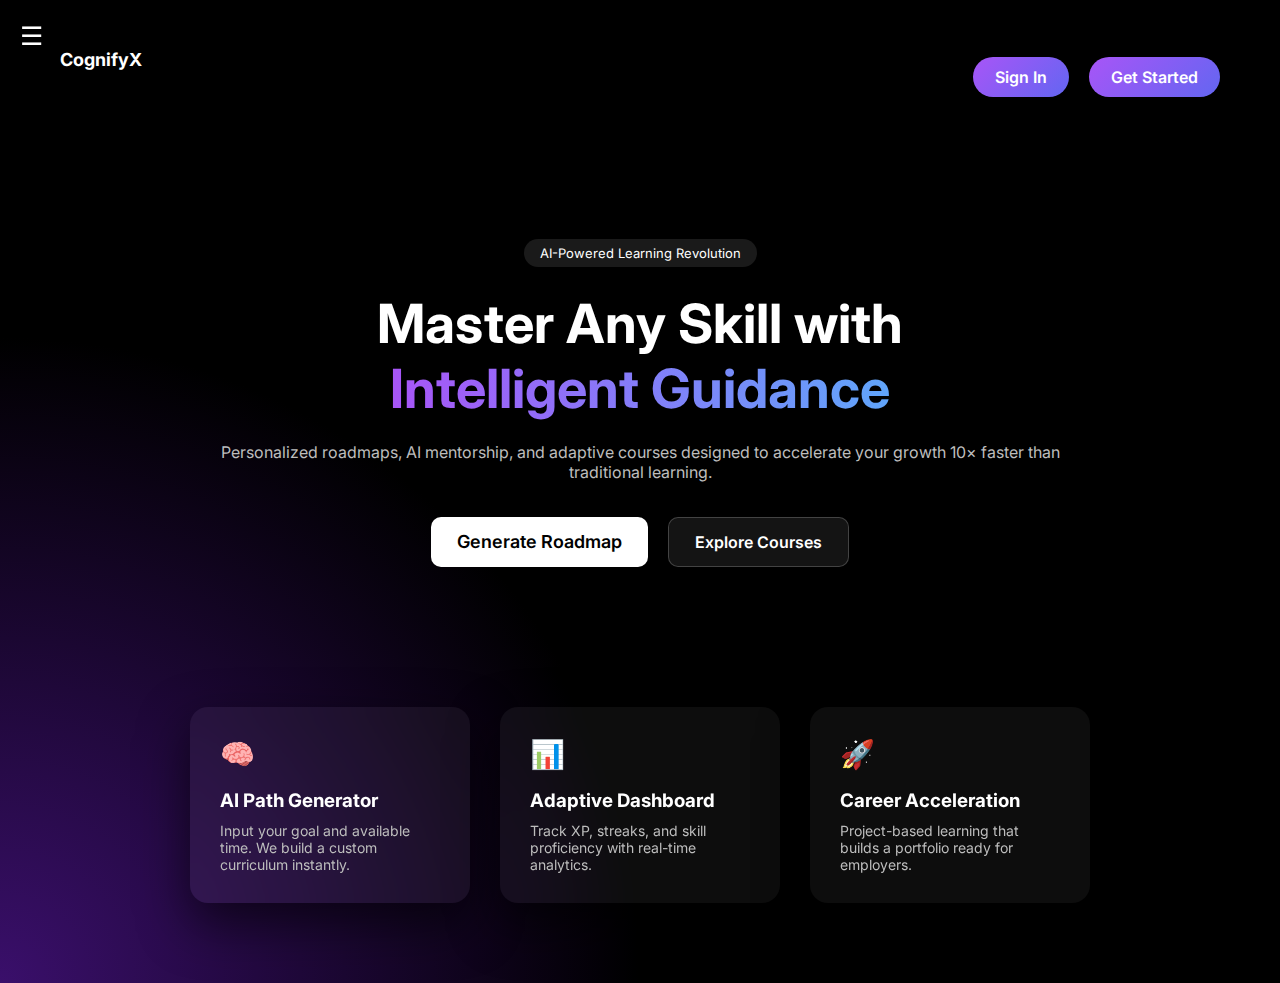
<file: index.html>
<!DOCTYPE html>
<html lang="en">
<head>
  <meta charset="UTF-8" />
  <title>CognifyX</title>
  <meta name="viewport" content="width=device-width, initial-scale=1.0" />
  <link rel="stylesheet" href="style.css" />
</head>
<body>

<header class="navbar">
  <div class="logo">
    <a href="index.html" class="logo"><span>CognifyX</span></a>
  </div>
  <div class="cta-buttons">
    <a href="signin.html" class="signin-btn">Sign In</a>
    <a href="signup.html" class="signup-btn">Get Started</a>
  </div>

</header>

<button class="menu-toggle" onclick="toggleMenu()">☰</button>

<div id="sideMenu" class="side-menu">

  <div class="menu-header">
    <h3>CognifyX</h3>
    <span onclick="toggleMenu()">✕</span>
  </div>

  <ul class="menu-links">
    <li onclick="goToDashboard()">📊 Dashboard</li>
    <li onclick="goToResume()">📄 Resume Builder</li>
    <li onclick="goToProgress()">📈 Track Progress</li>
    <li onclick="goToXP()">⚡ Track XP</li>
    <li onclick="goToStreaks()">🔥 Streaks</li>
    <li onclick="goToSkills()">🧠 Skill Proficiency</li>
    <li onclick="goToAnalytics()">📊 Real-time Analytics</li>
  </ul>

  <div class="goal-box">
    <h4>🎯 Build My Roadmap</h4>
    <input type="text" id="goalInput" placeholder="Your goal (e.g. AI, Web Dev)">
    <input type="number" id="timeInput" placeholder="Hours/day">
    <button class="primary" onclick="generateFromMenu()">Generate</button>
  </div>

</div>

<div id="overlay" onclick="toggleMenu()"></div>

<section class="hero">
  <span class="badge">AI-Powered Learning Revolution</span>

  <h1>
    Master Any Skill with <br />
    <span>Intelligent Guidance</span>
  </h1>

  <p>
    Personalized roadmaps, AI mentorship, and adaptive courses designed
    to accelerate your growth 10× faster than traditional learning.
  </p>

  <div class="cta-buttons">
    <a href="generate-roadmap.html" class="primary">Generate Roadmap</a>
    <a href="explore.html" class="secondary">Explore Courses</a>
  </div>
</section>

<section class="features">
  <div class="feature-card">
    <div class="icon">🧠</div>
    <h3>AI Path Generator</h3>
    <p>
      Input your goal and available time. We build a custom curriculum instantly.
    </p>
  </div>

  <div class="feature-card">
    <div class="icon">📊</div>
    <h3>Adaptive Dashboard</h3>
    <p>
      Track XP, streaks, and skill proficiency with real-time analytics.
    </p>
  </div>

  <div class="feature-card">
    <div class="icon">🚀</div>
    <h3>Career Acceleration</h3>
    <p>
      Project-based learning that builds a portfolio ready for employers.
    </p>
  </div>
</section>

<script src="script.js"></script>
</body>
</html>
</file>
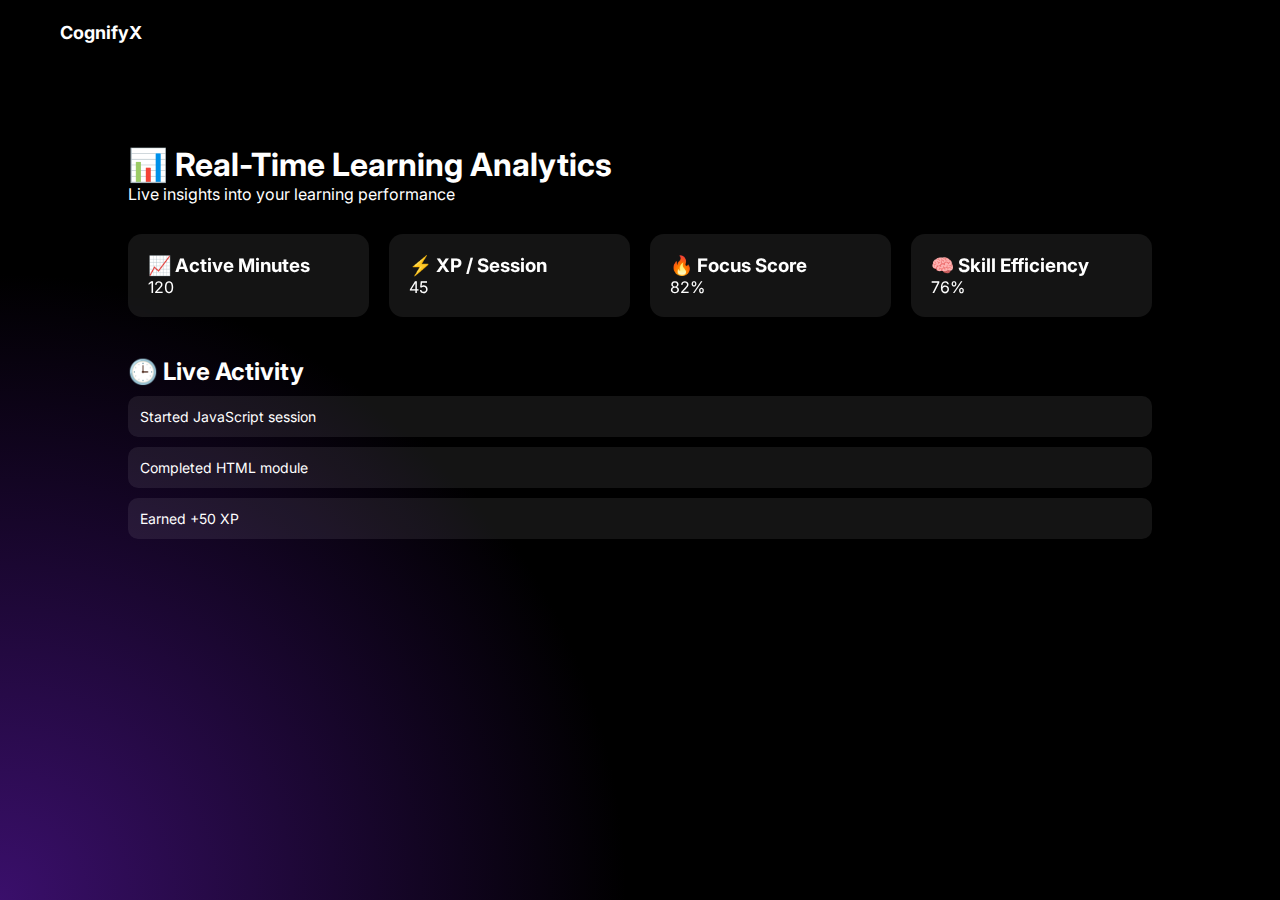
<file: analytics.html>
<!DOCTYPE html>
<html lang="en">
<head>
  <meta charset="UTF-8" />
  <title>Real-Time Analytics | CognifyX</title>
  <meta name="viewport" content="width=device-width, initial-scale=1.0" />
  <link rel="stylesheet" href="style.css" />
</head>
<body>

<header class="navbar">
  <a href="index.html" class="logo">CognifyX</a>
</header>

<section class="analytics-page">

  <h1>📊 Real-Time Learning Analytics</h1>
  <p>Live insights into your learning performance</p>

  <div class="stats-grid">

    <div class="stat-card">
      <h3>📈 Active Minutes</h3>
      <p id="activeMinutes">120</p>
    </div>

    <div class="stat-card">
      <h3>⚡ XP / Session</h3>
      <p id="xpSession">45</p>
    </div>

    <div class="stat-card">
      <h3>🔥 Focus Score</h3>
      <p id="focusScore">82%</p>
    </div>

    <div class="stat-card">
      <h3>🧠 Skill Efficiency</h3>
      <p id="skillEfficiency">76%</p>
    </div>

  </div>
  
  <div class="analytics-feed">
    <h2>🕒 Live Activity</h2>
    <ul id="activityFeed">
      <li>Started JavaScript session</li>
      <li>Completed HTML module</li>
      <li>Earned +50 XP</li>
    </ul>
  </div>

</section>

<script src="script.js"></script>
</body>
</html>
</file>
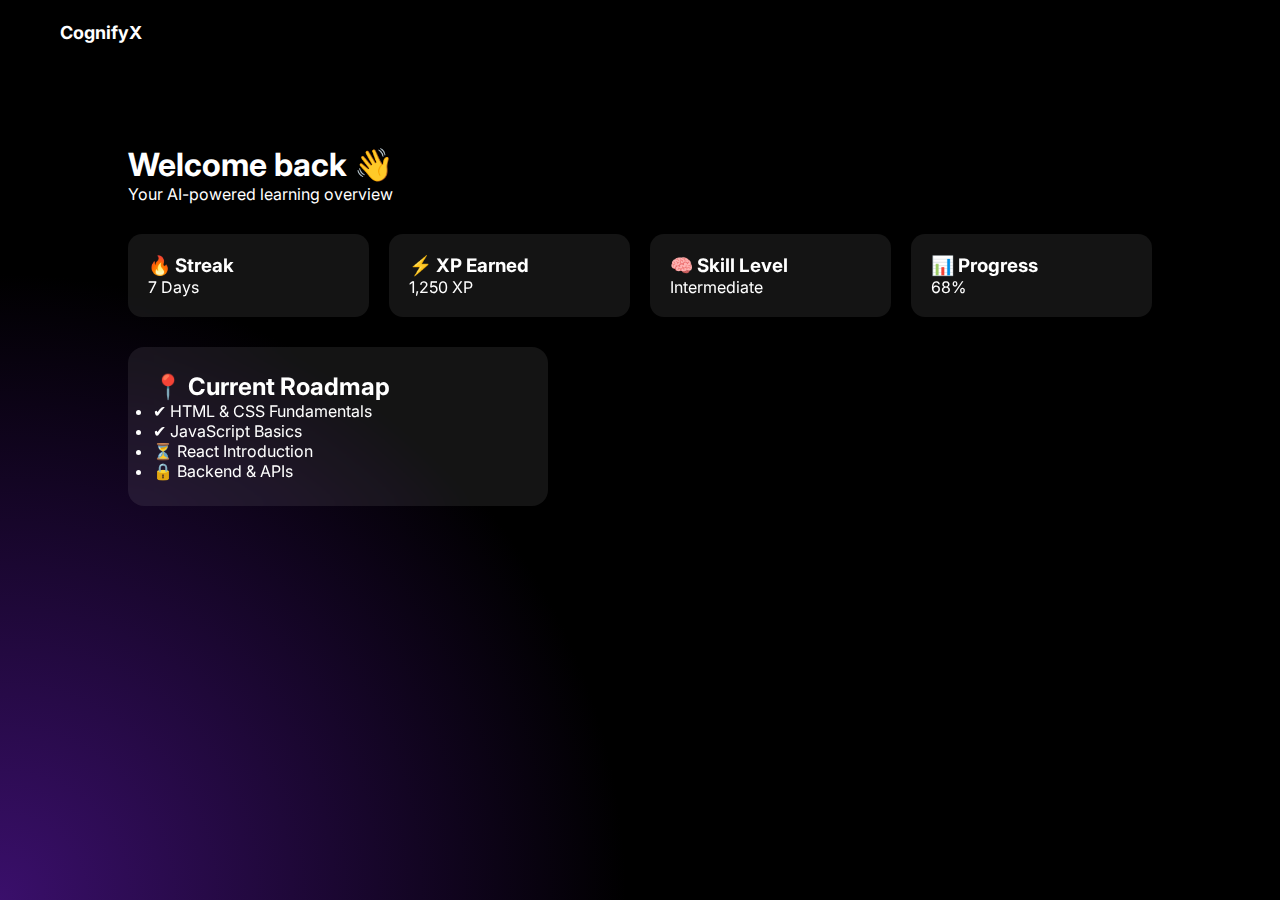
<file: dashboard.html>
<!DOCTYPE html>
<html lang="en">
<head>
  <meta charset="UTF-8" />
  <title>Dashboard | CognifyX</title>
  <meta name="viewport" content="width=device-width, initial-scale=1.0" />
  <link rel="stylesheet" href="style.css" />
</head>
<body>

<!-- NAVBAR -->
<header class="navbar">
  <a href="index.html" class="logo">CognifyX</a>
</header>

<section class="dashboard">

  <h1>Welcome back 👋</h1>
  <p>Your AI-powered learning overview</p>

  <!-- STATS -->
  <div class="stats-grid">
    <div class="stat-card">
      <h3>🔥 Streak</h3>
      <p>7 Days</p>
    </div>

    <div class="stat-card">
      <h3>⚡ XP Earned</h3>
      <p>1,250 XP</p>
    </div>

    <div class="stat-card">
      <h3>🧠 Skill Level</h3>
      <p>Intermediate</p>
    </div>

    <div class="stat-card">
      <h3>📊 Progress</h3>
      <p>68%</p>
    </div>
  </div>

  <!-- CURRENT ROADMAP -->
  <div class="roadmap-card">
    <h2>📍 Current Roadmap</h2>
    <ul>
      <li>✔ HTML & CSS Fundamentals</li>
      <li>✔ JavaScript Basics</li>
      <li>⏳ React Introduction</li>
      <li>🔒 Backend & APIs</li>
    </ul>
  </div>

</section>

<script src="script.js"></script>
</body>
</html>
</file>
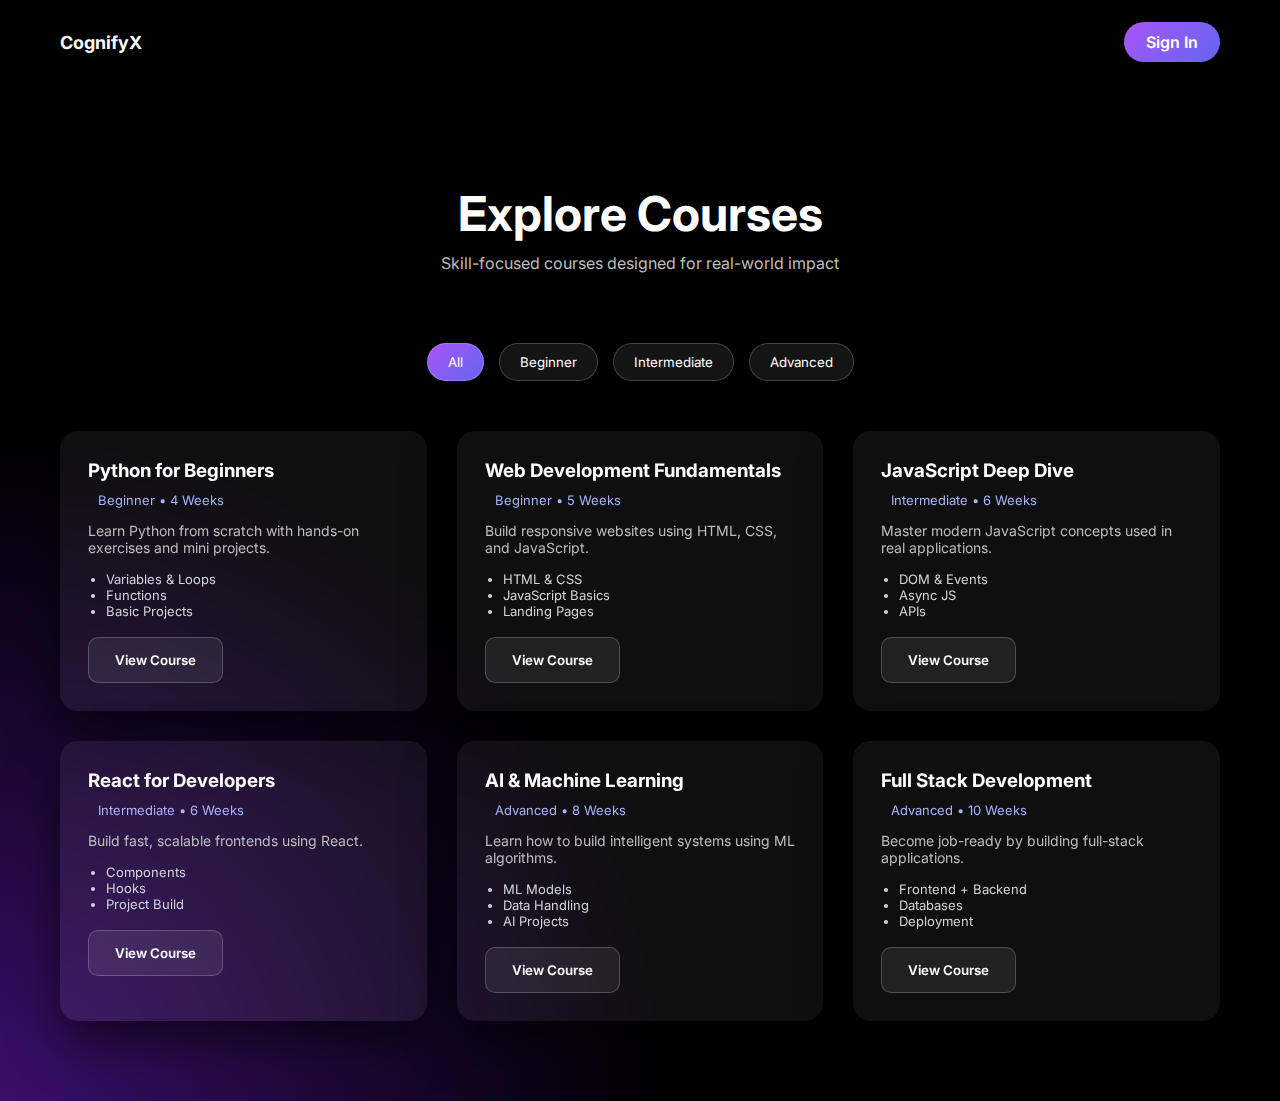
<file: explore.html>
<!DOCTYPE html>
<html lang="en">
<head>
  <meta charset="UTF-8" />
  <title>CognifyX | Explore Courses</title>
  <meta name="viewport" content="width=device-width, initial-scale=1.0" />
  <link rel="stylesheet" href="style.css" />
</head>
<body>

<header class="navbar">
  <a href="index.html" class="logo"><span>CognifyX</span></a>
  <a href="signin.html" class="signin-btn">Sign In</a>
</header>

<section class="explore-hero">
  <h1>Explore Courses</h1>
  <p>Skill-focused courses designed for real-world impact</p>
</section>

<section class="filters">
  <button class="filter active" onclick="filterCourses('all')">All</button>
  <button class="filter" onclick="filterCourses('beginner')">Beginner</button>
  <button class="filter" onclick="filterCourses('intermediate')">Intermediate</button>
  <button class="filter" onclick="filterCourses('advanced')">Advanced</button>
</section>

<section class="courses-grid">

  <div class="course-card" data-level="beginner">
    <h3>Python for Beginners</h3>
    <p class="level">Beginner • 4 Weeks</p>
    <p class="desc">
      Learn Python from scratch with hands-on exercises and mini projects.
    </p>
    <ul>
      <li>Variables & Loops</li>
      <li>Functions</li>
      <li>Basic Projects</li>
    </ul>
    <button class="secondary">View Course</button>
  </div>

  <div class="course-card" data-level="beginner">
    <h3>Web Development Fundamentals</h3>
    <p class="level">Beginner • 5 Weeks</p>
    <p class="desc">
      Build responsive websites using HTML, CSS, and JavaScript.
    </p>
    <ul>
      <li>HTML & CSS</li>
      <li>JavaScript Basics</li>
      <li>Landing Pages</li>
    </ul>
    <button class="secondary">View Course</button>
  </div>

  <div class="course-card" data-level="intermediate">
    <h3>JavaScript Deep Dive</h3>
    <p class="level">Intermediate • 6 Weeks</p>
    <p class="desc">
      Master modern JavaScript concepts used in real applications.
    </p>
    <ul>
      <li>DOM & Events</li>
      <li>Async JS</li>
      <li>APIs</li>
    </ul>
    <button class="secondary">View Course</button>
  </div>

  <div class="course-card" data-level="intermediate">
    <h3>React for Developers</h3>
    <p class="level">Intermediate • 6 Weeks</p>
    <p class="desc">
      Build fast, scalable frontends using React.
    </p>
    <ul>
      <li>Components</li>
      <li>Hooks</li>
      <li>Project Build</li>
    </ul>
    <button class="secondary">View Course</button>
  </div>

  <div class="course-card" data-level="advanced">
    <h3>AI & Machine Learning</h3>
    <p class="level">Advanced • 8 Weeks</p>
    <p class="desc">
      Learn how to build intelligent systems using ML algorithms.
    </p>
    <ul>
      <li>ML Models</li>
      <li>Data Handling</li>
      <li>AI Projects</li>
    </ul>
    <button class="secondary">View Course</button>
  </div>

  <div class="course-card" data-level="advanced">
    <h3>Full Stack Development</h3>
    <p class="level">Advanced • 10 Weeks</p>
    <p class="desc">
      Become job-ready by building full-stack applications.
    </p>
    <ul>
      <li>Frontend + Backend</li>
      <li>Databases</li>
      <li>Deployment</li>
    </ul>
    <button class="secondary">View Course</button>
  </div>

</section>

<script src="script.js"></script>

<script>
function filterCourses(level) {
  const cards = document.querySelectorAll(".course-card");
  const filters = document.querySelectorAll(".filter");

  filters.forEach(btn => btn.classList.remove("active"));

  event.target.classList.add("active");

  cards.forEach(card => {
    if (level === "all" || card.dataset.level === level) {
      card.style.display = "block";
    } else {
      card.style.display = "none";
    }
  });
}
</script>

</body>
</html>
</file>
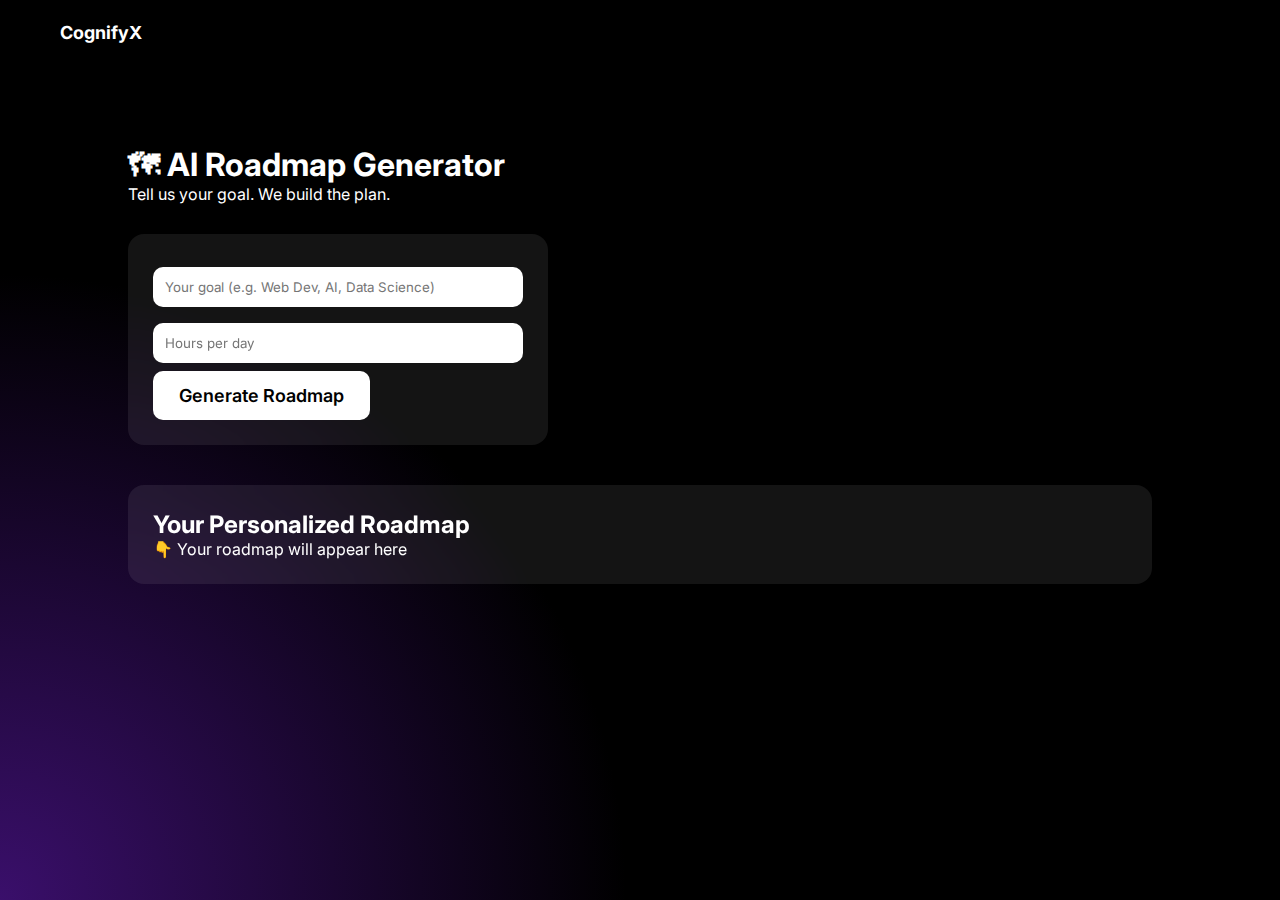
<file: generate-roadmap.html>
<!DOCTYPE html>
<html lang="en">
<head>
  <meta charset="UTF-8" />
  <title>Generate Roadmap | CognifyX</title>
  <meta name="viewport" content="width=device-width, initial-scale=1.0" />
  <link rel="stylesheet" href="style.css" />
</head>
<body>

<header class="navbar">
  <a href="index.html" class="logo"><span>CognifyX</span></a>
</header>

<section class="roadmap-page">

  <h1>🗺 AI Roadmap Generator</h1>
  <p>Tell us your goal. We build the plan.</p>

  <div class="roadmap-card">

    <input type="text" id="roadmapGoal" placeholder="Your goal (e.g. Web Dev, AI, Data Science)">
    <input type="number" id="roadmapTime" placeholder="Hours per day">

    <button class="primary" onclick="generateRoadmap()">Generate Roadmap</button>

  </div>

  <div class="roadmap-output" id="roadmapOutput">
    <h2>Your Personalized Roadmap</h2>
    <p>👇 Your roadmap will appear here</p>
  </div>

</section>

<script src="script.js"></script>
</body>
</html>
</file>
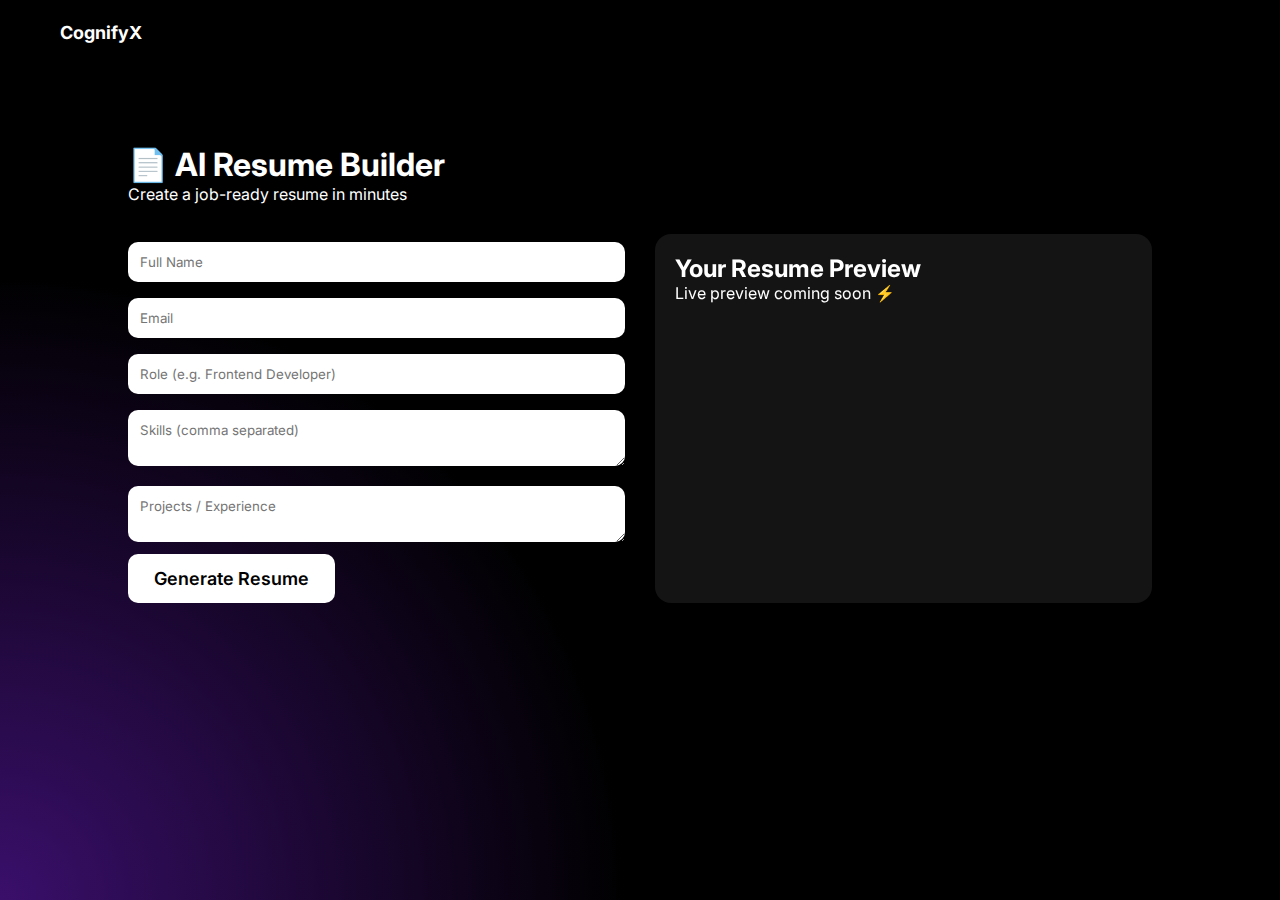
<file: resume.html>
<!DOCTYPE html>
<html lang="en">
<head>
  <meta charset="UTF-8" />
  <title>Resume Builder | CognifyX</title>
  <meta name="viewport" content="width=device-width, initial-scale=1.0" />
  <link rel="stylesheet" href="style.css" />
</head>
<body>

<!-- NAVBAR -->
<header class="navbar">
  <a href="index.html" class="logo">CognifyX</a>
</header>

<section class="resume-builder">

  <h1>📄 AI Resume Builder</h1>
  <p>Create a job-ready resume in minutes</p>

  <div class="resume-grid">

    <!-- FORM -->
    <div class="resume-form">
      <input type="text" placeholder="Full Name">
      <input type="email" placeholder="Email">
      <input type="text" placeholder="Role (e.g. Frontend Developer)">
      <textarea placeholder="Skills (comma separated)"></textarea>
      <textarea placeholder="Projects / Experience"></textarea>

      <button class="primary">Generate Resume</button>
    </div>

    <!-- PREVIEW -->
    <div class="resume-preview">
      <h2>Your Resume Preview</h2>
      <p>Live preview coming soon ⚡</p>
    </div>

  </div>

</section>

<script src="script.js"></script>
</body>
</html>
</file>
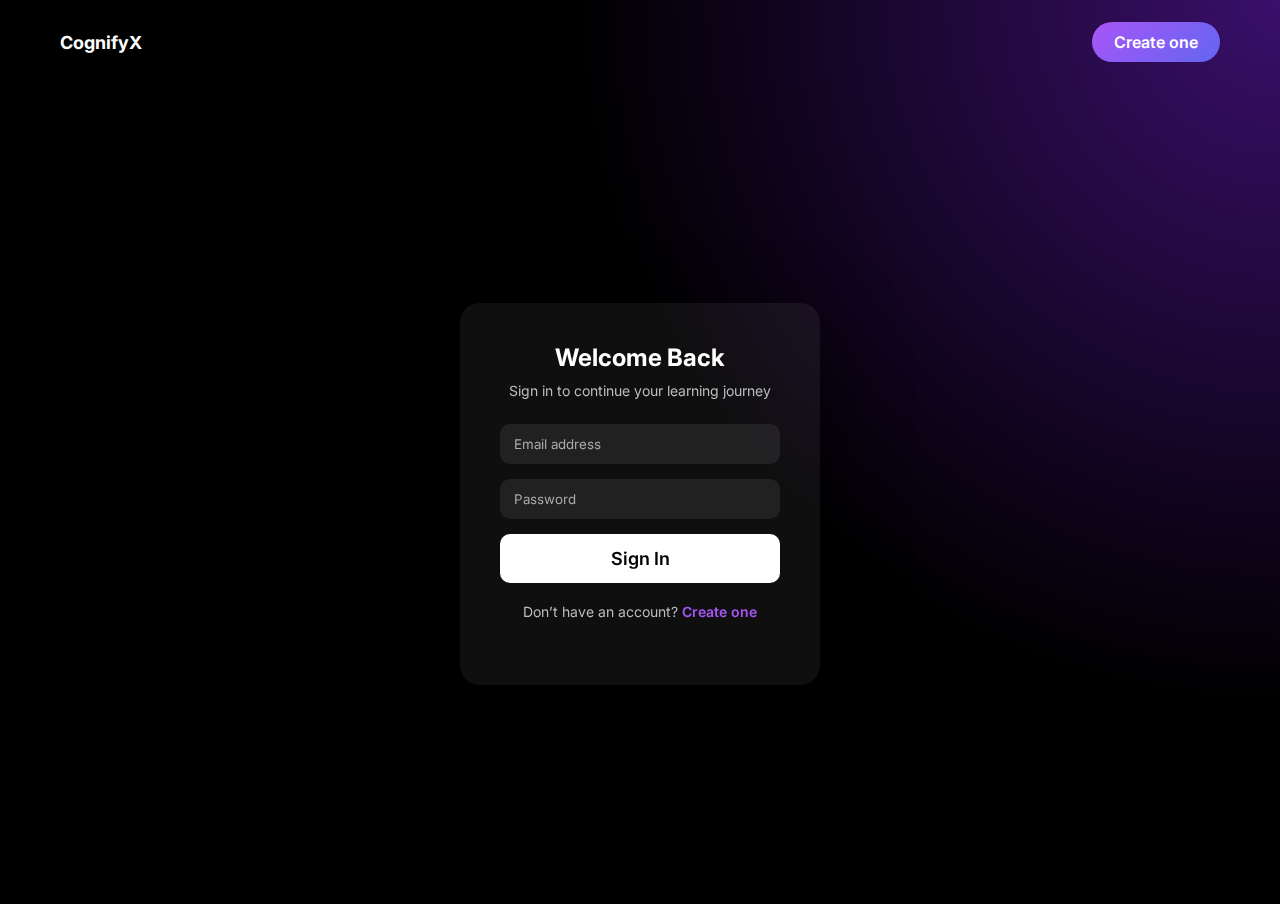
<file: signin.html>
<!DOCTYPE html>
<html lang="en">
<head>
  <meta charset="UTF-8">
  <title>CognifyX | Sign In</title>
  <meta name="viewport" content="width=device-width, initial-scale=1.0">
  <link rel="stylesheet" href="style.css">
</head>
<body class="auth-body">

<header class="navbar">
  <div class="logo">
    <a href="index.html" class="logo"><span>CognifyX</span></a>
  </div>
  <a href="signup.html" class="signup-btn">Create one</a>

</header>

<section class="auth-container">
  <div class="auth-card">
    <h2 id="formTitle">Welcome Back</h2>
    <p id="formSubtitle">Sign in to continue your learning journey</p>

    <form id="authForm">
      <input type="email" placeholder="Email address" required>
      <input type="password" placeholder="Password" required>

      <button type="submit" class="primary full">Sign In</button>
    </form>

    <p class="toggle-text">
      Don’t have an account?
      <span onclick="window.location.href='signup.html'">Create one</span>
    </p>
  </div>
</section>

<script src="script.js"></script>
</body>
</html>
</file>
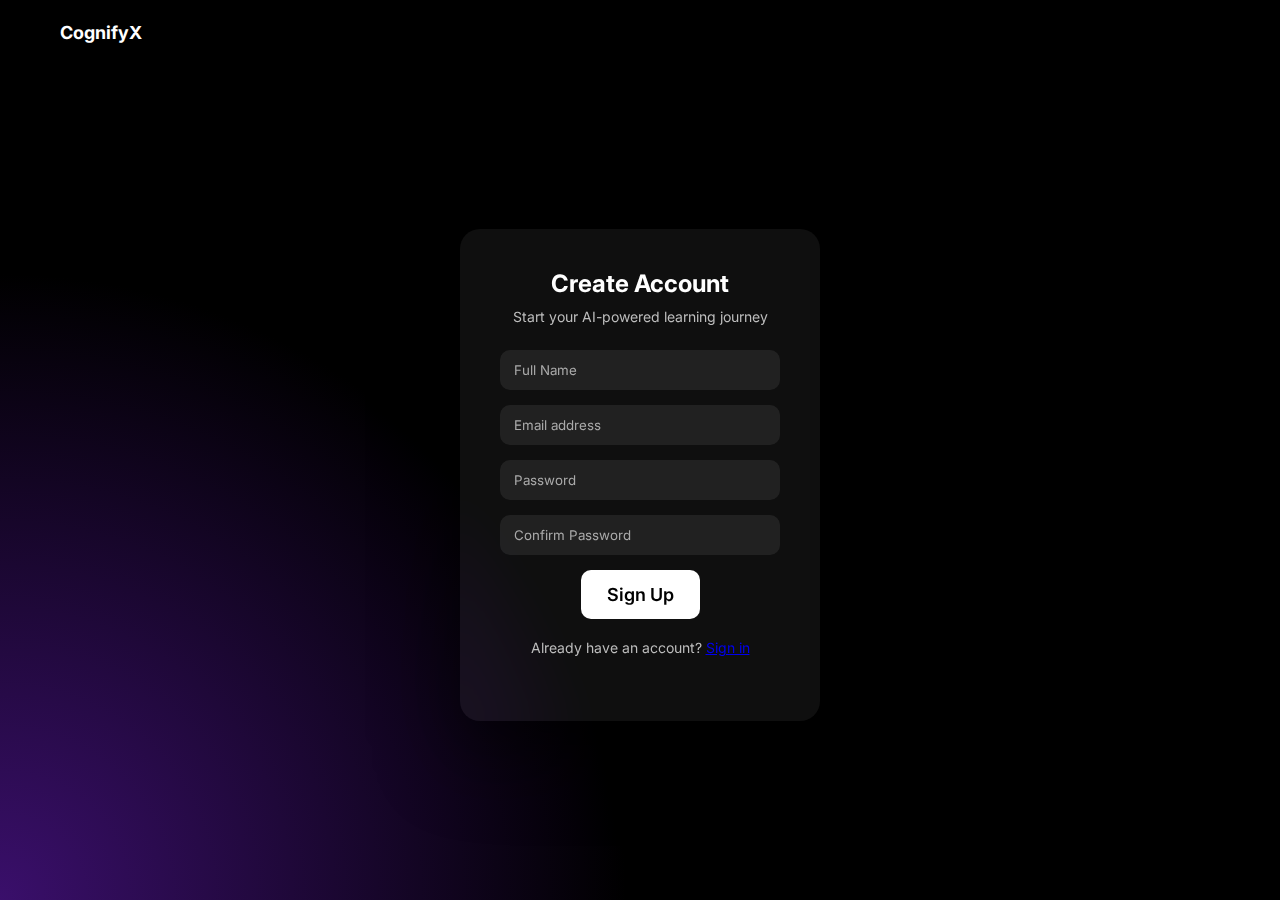
<file: signup.html>
<!DOCTYPE html>
<html lang="en">
<head>
  <meta charset="UTF-8" />
  <title>Sign Up | CognifyX</title>
  <meta name="viewport" content="width=device-width, initial-scale=1.0" />
  <link rel="stylesheet" href="style.css" />
</head>
<body>

<!-- NAVBAR -->
<header class="navbar">
  <a href="index.html" class="logo"><span>CognifyX</span></a>
</header>

<!-- SIGN UP SECTION -->
<section class="auth-container">

  <div class="auth-card">
    <h2>Create Account</h2>
    <p>Start your AI-powered learning journey</p>

    <form id="authForm">
      <input type="text" placeholder="Full Name" required />
      <input type="email" placeholder="Email address" required />
      <input type="password" placeholder="Password" required />
      <input type="password" placeholder="Confirm Password" required />

      <button type="submit" class="primary">Sign Up</button>
    </form>

    <p class="toggle-text">
      Already have an account?
      <a href="signin.html">Sign in</a>
    </p>
  </div>

</section>

<script src="script.js"></script>
</body>
</html>
</file>
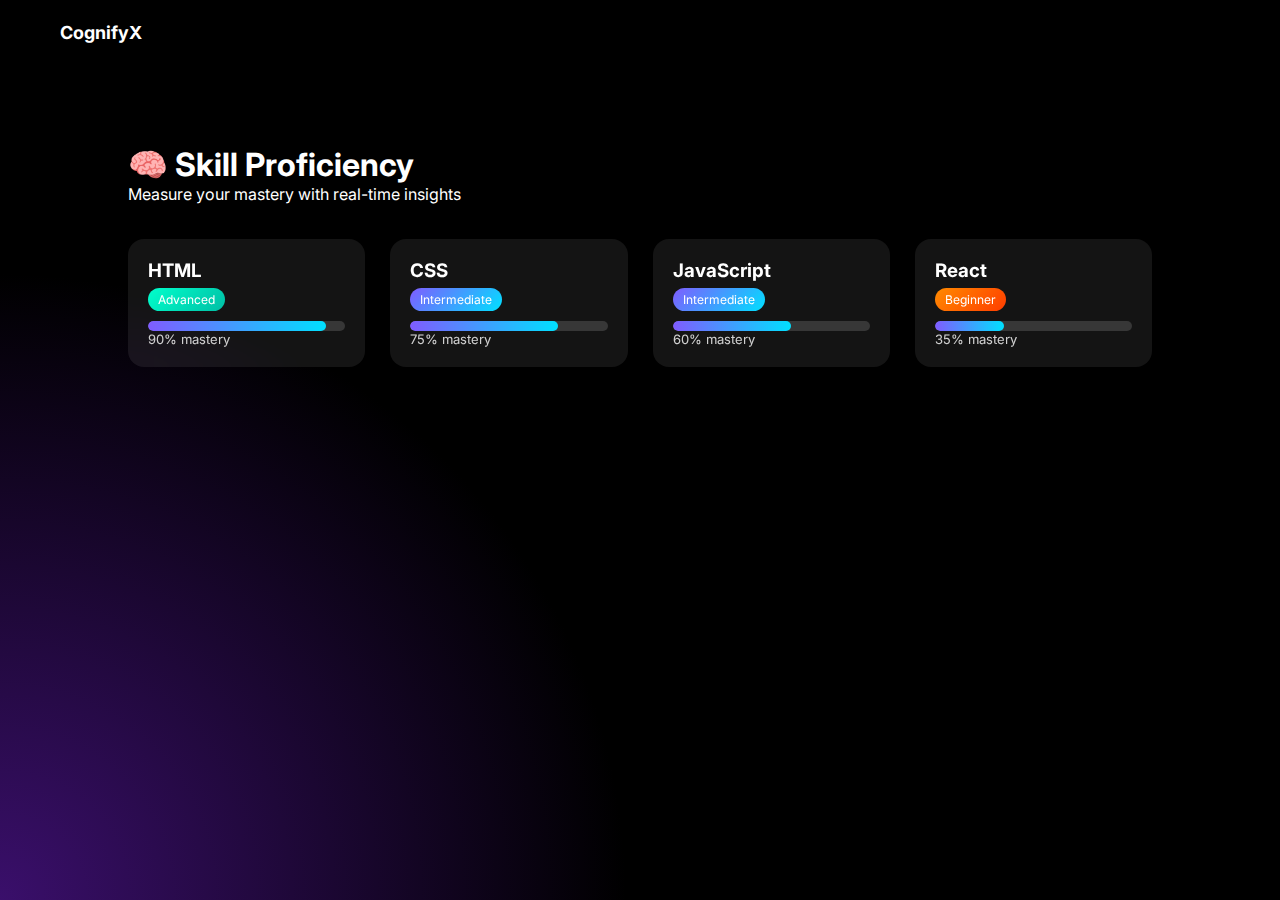
<file: skill-proficiency.html>
<!DOCTYPE html>
<html lang="en">
<head>
  <meta charset="UTF-8" />
  <title>Skill Proficiency | CognifyX</title>
  <meta name="viewport" content="width=device-width, initial-scale=1.0" />
  <link rel="stylesheet" href="style.css" />
</head>
<body>

<header class="navbar">
  <a href="index.html" class="logo">CognifyX</a>
</header>

<section class="skills-page">

  <h1>🧠 Skill Proficiency</h1>
  <p>Measure your mastery with real-time insights</p>

  <div class="skills-grid">

    <div class="skill-card">
      <h3>HTML</h3>
      <span class="level advanced">Advanced</span>
      <div class="progress-bar">
        <div style="width: 90%"></div>
      </div>
      <p>90% mastery</p>
    </div>

    <div class="skill-card">
      <h3>CSS</h3>
      <span class="level intermediate">Intermediate</span>
      <div class="progress-bar">
        <div style="width: 75%"></div>
      </div>
      <p>75% mastery</p>
    </div>

    <div class="skill-card">
      <h3>JavaScript</h3>
      <span class="level intermediate">Intermediate</span>
      <div class="progress-bar">
        <div style="width: 60%"></div>
      </div>
      <p>60% mastery</p>
    </div>

    <div class="skill-card">
      <h3>React</h3>
      <span class="level beginner">Beginner</span>
      <div class="progress-bar">
        <div style="width: 35%"></div>
      </div>
      <p>35% mastery</p>
    </div>

  </div>

</section>

<script src="script.js"></script>
</body>
</html>
</file>
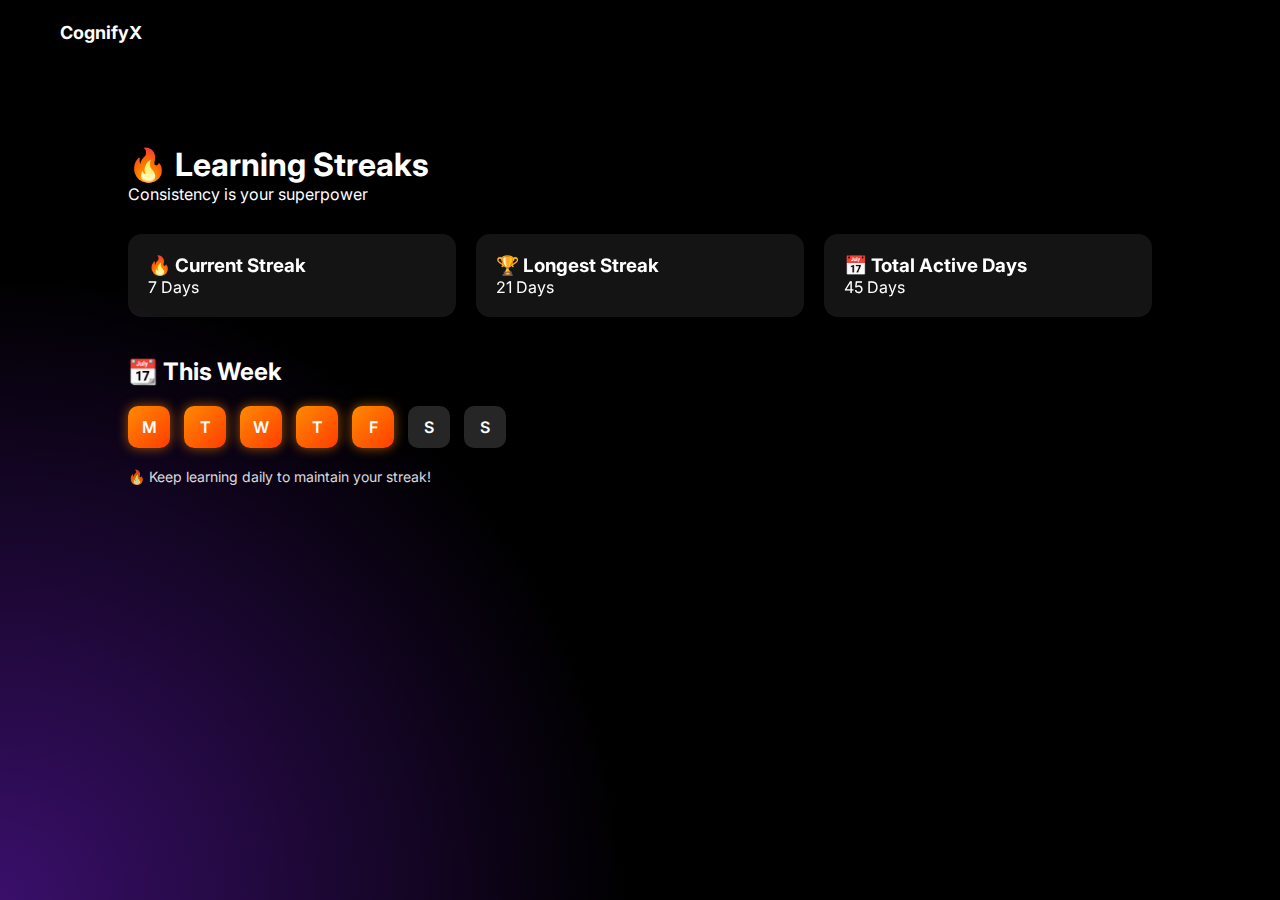
<file: streaks.html>
<!DOCTYPE html>
<html lang="en">
<head>
  <meta charset="UTF-8" />
  <title>Streaks | CognifyX</title>
  <meta name="viewport" content="width=device-width, initial-scale=1.0" />
  <link rel="stylesheet" href="style.css" />
</head>
<body>

<header class="navbar">
  <a href="index.html" class="logo">CognifyX</a>
</header>

<section class="streaks-page">

  <h1>🔥 Learning Streaks</h1>
  <p>Consistency is your superpower</p>

  <div class="stats-grid">
    <div class="stat-card">
      <h3>🔥 Current Streak</h3>
      <p>7 Days</p>
    </div>

    <div class="stat-card">
      <h3>🏆 Longest Streak</h3>
      <p>21 Days</p>
    </div>

    <div class="stat-card">
      <h3>📅 Total Active Days</h3>
      <p>45 Days</p>
    </div>
  </div>

  <div class="streak-calendar">
    <h2>📆 This Week</h2>

    <div class="week">
      <div class="day active">M</div>
      <div class="day active">T</div>
      <div class="day active">W</div>
      <div class="day active">T</div>
      <div class="day active">F</div>
      <div class="day">S</div>
      <div class="day">S</div>
    </div>

    <p class="streak-note">🔥 Keep learning daily to maintain your streak!</p>
  </div>

</section>

<script src="script.js"></script>
</body>
</html>
</file>
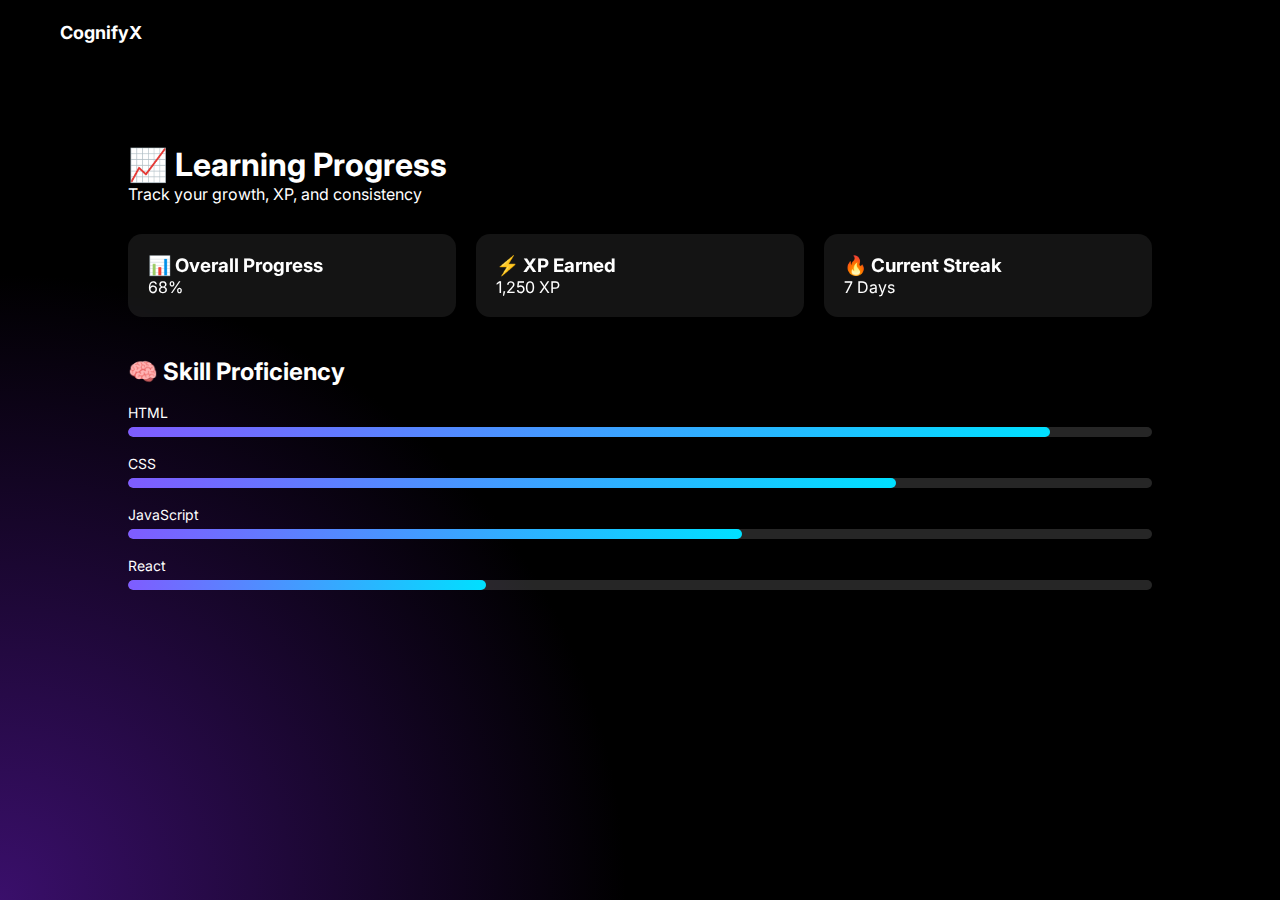
<file: track-progress.html>
<!DOCTYPE html>
<html lang="en">
<head>
  <meta charset="UTF-8" />
  <title>Track Progress | CognifyX</title>
  <meta name="viewport" content="width=device-width, initial-scale=1.0" />
  <link rel="stylesheet" href="style.css" />
</head>
<body>

<header class="navbar">
  <a href="index.html" class="logo">CognifyX</a>
</header>

<section class="progress-page">

  <h1>📈 Learning Progress</h1>
  <p>Track your growth, XP, and consistency</p>


  <div class="stats-grid">
    <div class="stat-card">
      <h3>📊 Overall Progress</h3>
      <p>68%</p>
    </div>

    <div class="stat-card">
      <h3>⚡ XP Earned</h3>
      <p>1,250 XP</p>
    </div>

    <div class="stat-card">
      <h3>🔥 Current Streak</h3>
      <p>7 Days</p>
    </div>
  </div>

  <div class="skills-section">
    <h2>🧠 Skill Proficiency</h2>

    <div class="skill">
      <span>HTML</span>
      <div class="progress-bar">
        <div style="width: 90%"></div>
      </div>
    </div>

    <div class="skill">
      <span>CSS</span>
      <div class="progress-bar">
        <div style="width: 75%"></div>
      </div>
    </div>

    <div class="skill">
      <span>JavaScript</span>
      <div class="progress-bar">
        <div style="width: 60%"></div>
      </div>
    </div>

    <div class="skill">
      <span>React</span>
      <div class="progress-bar">
        <div style="width: 35%"></div>
      </div>
    </div>

  </div>

</section>

<script src="script.js"></script>
</body>
</html>
</file>
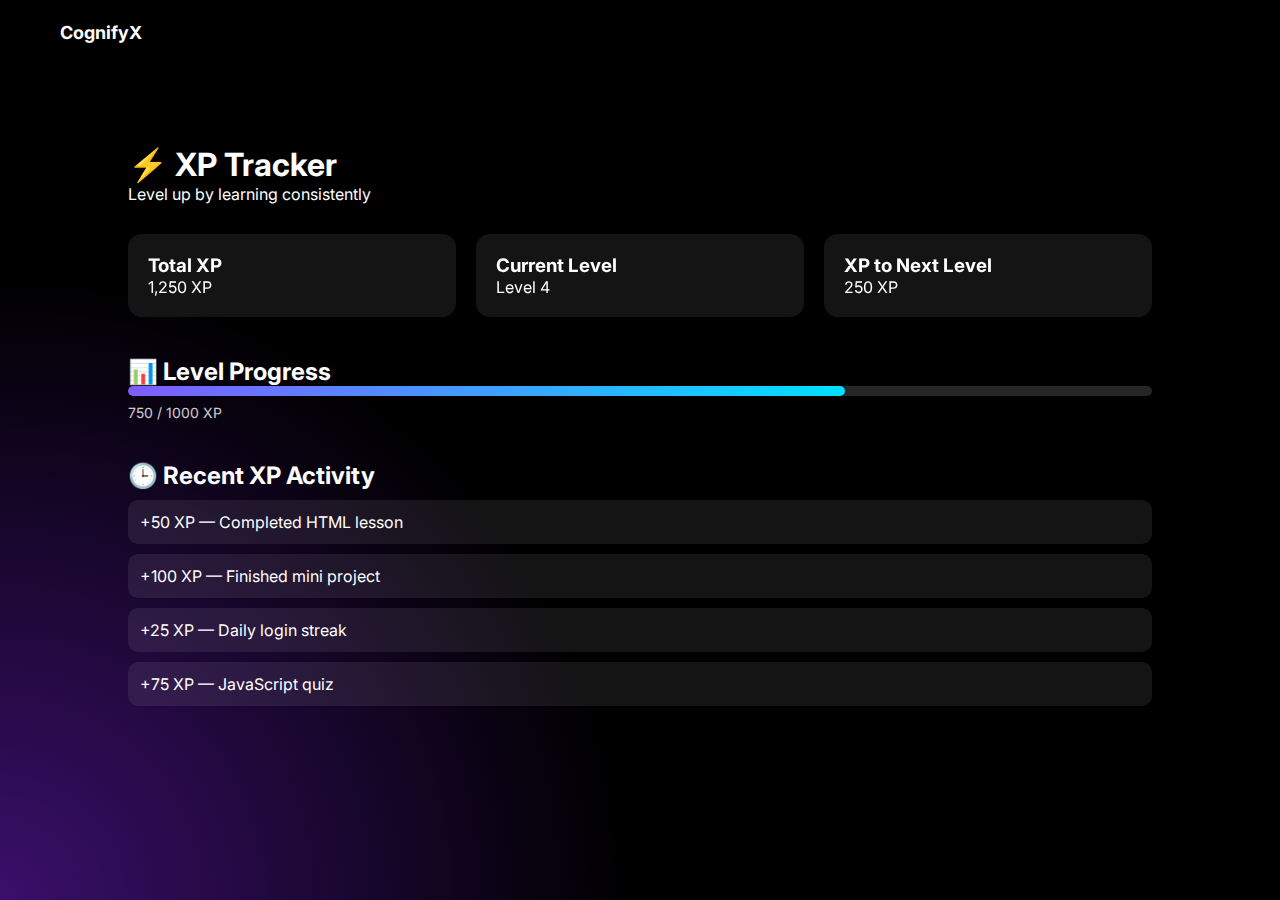
<file: track-xp.html>
<!DOCTYPE html>
<html lang="en">
<head>
  <meta charset="UTF-8" />
  <title>Track XP | CognifyX</title>
  <meta name="viewport" content="width=device-width, initial-scale=1.0" />
  <link rel="stylesheet" href="style.css" />
</head>
<body>

<header class="navbar">
  <a href="index.html" class="logo">CognifyX</a>
</header>

<section class="xp-page">

  <h1>⚡ XP Tracker</h1>
  <p>Level up by learning consistently</p>

  <div class="stats-grid">
    <div class="stat-card">
      <h3>Total XP</h3>
      <p>1,250 XP</p>
    </div>

    <div class="stat-card">
      <h3>Current Level</h3>
      <p>Level 4</p>
    </div>

    <div class="stat-card">
      <h3>XP to Next Level</h3>
      <p>250 XP</p>
    </div>
  </div>

  <div class="xp-progress">
    <h2>📊 Level Progress</h2>
    <div class="progress-bar">
      <div style="width: 70%"></div>
    </div>
    <p>750 / 1000 XP</p>
  </div>

  <div class="xp-activity">
    <h2>🕒 Recent XP Activity</h2>
    <ul>
      <li>+50 XP — Completed HTML lesson</li>
      <li>+100 XP — Finished mini project</li>
      <li>+25 XP — Daily login streak</li>
      <li>+75 XP — JavaScript quiz</li>
    </ul>
  </div>

</section>

<script src="script.js"></script>
</body>
</html>
</file>
<file: style.css>
@import url('https://fonts.googleapis.com/css2?family=Inter:wght@400;600;700&display=swap');

* {
  margin: 0;
  padding: 0;
  box-sizing: border-box;
  font-family: 'Inter', sans-serif;
}

body {
  min-height: 100vh;
  background: radial-gradient(circle at bottom left, #3a0f6b, #000 40%);
  color: #fff;
}

/* NAVBAR */
.navbar {
  display: flex;
  justify-content: space-between;
  align-items: center;
  padding: 22px 60px;
}

.logo {
  font-weight: 700;
  font-size: 18px;
  color: white;
  text-decoration: none;
}

.signin-btn {
  background: linear-gradient(135deg, #a855f7, #6366f1);
  border: none;
  padding: 10px 22px;
  border-radius: 20px;
  text-decoration: none;
  color: white;
  
  cursor: pointer;
  font-weight: 600;
}
.signup-btn {
  background: linear-gradient(135deg, #a855f7, #6366f1);
  border: none;
  padding: 10px 22px;
  border-radius: 20px;
  text-decoration: none;
  color: white;
  cursor: pointer;
  font-weight: 600;
}
.cta-buttons {
  display: flex;
  gap: 0;              
}

.cta-buttons a {
  margin: 0;
  border-radius: 10;   
}
/* MENU BUTTON */
.menu-toggle {
  position: fixed;
  top: 20px;
  left: 20px;
  background: transparent;
  border: none;
  font-size: 26px;
  color: white;
  cursor: pointer;
  z-index: 1001;
}

.side-menu {
  position: fixed;
  top: 0;
  left: -320px;
  width: 300px;
  height: 100%;
  background: rgba(20, 20, 30, 0.98);
  backdrop-filter: blur(12px);
  padding: 20px;
  transition: 0.4s ease;
  z-index: 1002;
}

.side-menu.active {
  left: 0;
}

.menu-header {
  display: flex;
  justify-content: space-between;
  align-items: center;
  margin-bottom: 20px;
}

.menu-header span {
  cursor: pointer;
  font-size: 20px;
}

.menu-links {
  list-style: none;
  padding: 0;
}

.menu-links li {
  padding: 12px 0;
  cursor: pointer;
  opacity: 0.9;
}

.menu-links li:hover {
  opacity: 1;
}

.goal-box {
  margin-top: 25px;
}

.goal-box input {
  width: 100%;
  margin: 6px 0;
  padding: 10px;
  border-radius: 8px;
  border: none;
  outline: none;
}

#overlay {
  position: fixed;
  inset: 0;
  background: rgba(0,0,0,0.5);
  display: none;
  z-index: 1000;
}

#overlay.active {
  display: block;
}


.hero {
  text-align: center;
  padding: 120px 20px 80px;
  max-width: 900px;
  margin: auto;
}

.badge {
  display: inline-block;
  padding: 6px 16px;
  background: rgba(255,255,255,0.1);
  border-radius: 20px;
  font-size: 13px;
  margin-bottom: 25px;
}

.hero h1 {
  font-size: 54px;
  font-weight: 700;
  line-height: 1.2;
}

.hero h1 span {
  background: linear-gradient(90deg, #a855f7, #60a5fa);
  background-clip: text;
  -webkit-background-clip: text;
  -webkit-text-fill-color: transparent;
}

.hero p {
  margin-top: 20px;
  font-size: 16px;
  color: #bdbdbd;
}

.cta-buttons {
  margin-top: 35px;
  display: flex;
  justify-content: center;
  gap: 20px;
}

.primary {
  background: white;
  color: black;
  padding: 14px 26px;
  border-radius: 10px;
  border: none;
  font-weight: 600;
  font-size: 18px;
  cursor: pointer;
  text-decoration: none;
}

.primary:hover {
  background: linear-gradient(90deg, #a855f7, #60a5fa);
  transition: ease-in-out 1s;
}

.secondary {
  background: rgba(255,255,255,0.08);
  border: 1px solid rgba(255,255,255,0.2);
  color: white;
  padding: 14px 26px;
  text-decoration: none;
  font-weight: 600;
  border-radius: 10px;
  cursor: pointer;
}

.secondary:hover{
  background: linear-gradient(90deg, #a855f7, #60a5fa);
  transition: ease-in-out 1s;
}

.features {
  display: flex;
  justify-content: center;
  gap: 30px;
  padding: 60px 40px 80px;
  flex-wrap: wrap;
}

.feature-card {
  width: 280px;
  padding: 30px;
  background: rgba(255,255,255,0.05);
  border-radius: 18px;
  backdrop-filter: blur(15px);
  box-shadow: 0 20px 50px rgba(0,0,0,0.6);
}

.feature-card .icon {
  font-size: 28px;
  margin-bottom: 18px;
}

.feature-card h3 {
  margin-bottom: 10px;
}

.feature-card p {
  color: #bdbdbd;
  font-size: 14px;
}

.auth-body {
  background: radial-gradient(circle at top right, #3a0f6b, #000 45%);
  min-height: 100vh;
}

.auth-container {
  display: flex;
  justify-content: center;
  align-items: center;
  height: calc(100vh - 80px);
}

.auth-card {
  width: 360px;
  padding: 40px;
  background: rgba(255,255,255,0.06);
  backdrop-filter: blur(18px);
  border-radius: 20px;
  box-shadow: 0 30px 80px rgba(0,0,0,0.6);
  text-align: center;
}

.auth-card h2 {
  margin-bottom: 10px;
}

.auth-card p {
  font-size: 14px;
  color: #bdbdbd;
  margin-bottom: 25px;
}

.auth-card input {
  width: 100%;
  padding: 12px 14px;
  margin-bottom: 15px;
  border-radius: 10px;
  border: none;
  outline: none;
  background: rgba(255,255,255,0.08);
  color: white;
}

.auth-card input::placeholder {
  color: #aaa;
}

.full {
  width: 100%;
}

.toggle-text {
  margin-top: 20px;
  font-size: 13px;
  color: #bdbdbd;
}

.toggle-text span {
  color: #a855f7;
  cursor: pointer;
  font-weight: 600;
}
/* EXPLORE COURSES */
.explore-hero {
  text-align: center;
  padding: 100px 20px 40px;
}

.explore-hero h1 {
  font-size: 48px;
}

.explore-hero p {
  color: #bdbdbd;
  margin-top: 10px;
}

.filters {
  display: flex;
  justify-content: center;
  gap: 15px;
  margin: 30px 0 50px;
}

.filter {
  background: rgba(255,255,255,0.08);
  border: 1px solid rgba(255,255,255,0.2);
  color: white;
  padding: 10px 20px;
  border-radius: 20px;
  cursor: pointer;
}

.filter.active {
  background: linear-gradient(135deg, #a855f7, #6366f1);
}

.courses-grid {
  display: grid;
  grid-template-columns: repeat(auto-fit, minmax(280px, 1fr));
  gap: 30px;
  padding: 0 60px 80px;
}

.course-card {
  background: rgba(255,255,255,0.06);
  backdrop-filter: blur(15px);
  padding: 28px;
  border-radius: 18px;
  box-shadow: 0 20px 50px rgba(0,0,0,0.6);
}

.course-card h3 {
  margin-bottom: 6px;
}

.course-card .level {
  font-size: 13px;
  color: #a5b4fc;
  margin-bottom: 10px;
}

.course-card .desc {
  font-size: 14px;
  color: #bdbdbd;
  margin-bottom: 15px;
}

.course-card ul {
  padding-left: 18px;
  margin-bottom: 18px;
}

.course-card ul li {
  font-size: 13px;
  color: #d1d5db;
}

.dashboard {
  padding: 80px 10%;
}

.stats-grid {
  display: grid;
  grid-template-columns: repeat(auto-fit, minmax(200px, 1fr));
  gap: 20px;
  margin: 30px 0;
}

.stat-card {
  background: rgba(255,255,255,0.08);
  padding: 20px;
  border-radius: 14px;
  backdrop-filter: blur(10px);
}

.roadmap-card {
  background: rgba(255,255,255,0.08);
  padding: 25px;
  border-radius: 16px;
}
.resume-builder {
  padding: 80px 10%;
}

.resume-grid {
  display: grid;
  grid-template-columns: 1fr 1fr;
  gap: 30px;
  margin-top: 30px;
}

.resume-form input,
.resume-form textarea {
  width: 100%;
  margin: 8px 0;
  padding: 12px;
  border-radius: 10px;
  border: none;
  outline: none;
}

.resume-preview {
  background: rgba(255,255,255,0.08);
  padding: 20px;
  border-radius: 16px;
  backdrop-filter: blur(10px);
}

/* Mobile */
@media (max-width: 768px) {
  .resume-grid {
    grid-template-columns: 1fr;
  }
}
.progress-page {
  padding: 80px 10%;
}

.skills-section {
  margin-top: 40px;
}

.skill {
  margin: 18px 0;
}

.skill span {
  display: block;
  margin-bottom: 6px;
  font-size: 14px;
}

.progress-bar {
  width: 100%;
  height: 10px;
  background: rgba(255,255,255,0.15);
  border-radius: 10px;
  overflow: hidden;
}

.progress-bar div {
  height: 100%;
  background: linear-gradient(90deg, #7f5cff, #00e0ff);
  border-radius: 10px;
}
.xp-page {
  padding: 80px 10%;
}

.xp-progress {
  margin: 40px 0;
}

.xp-progress p {
  margin-top: 8px;
  font-size: 14px;
  opacity: 0.8;
}

.xp-activity {
  margin-top: 30px;
}

.xp-activity ul {
  list-style: none;
  padding: 0;
}

.xp-activity li {
  background: rgba(255,255,255,0.08);
  padding: 12px;
  margin: 10px 0;
  border-radius: 10px;
}
.streaks-page {
  padding: 80px 10%;
}

.streak-calendar {
  margin-top: 40px;
}

.week {
  display: flex;
  gap: 14px;
  margin: 20px 0;
}

.day {
  width: 42px;
  height: 42px;
  border-radius: 10px;
  display: flex;
  align-items: center;
  justify-content: center;
  background: rgba(255,255,255,0.15);
  font-weight: 600;
}

.day.active {
  background: linear-gradient(135deg, #ff8a00, #ff3d00);
  box-shadow: 0 0 12px rgba(255,138,0,0.6);
}

.streak-note {
  font-size: 14px;
  opacity: 0.85;
}
.skills-page {
  padding: 80px 10%;
}

.skills-grid {
  display: grid;
  grid-template-columns: repeat(auto-fit, minmax(230px, 1fr));
  gap: 25px;
  margin-top: 35px;
}

.skill-card {
  background: rgba(255,255,255,0.08);
  padding: 20px;
  border-radius: 16px;
  backdrop-filter: blur(10px);
}

.skill-card h3 {
  margin-bottom: 6px;
}

.skill-card p {
  font-size: 13px;
  opacity: 0.8;
}

.level {
  display: inline-block;
  margin-bottom: 10px;
  padding: 4px 10px;
  border-radius: 20px;
  font-size: 12px;
}

.level.advanced {
  background: linear-gradient(135deg, #00ffcc, #00bfa5);
}

.level.intermediate {
  background: linear-gradient(135deg, #7f5cff, #00e0ff);
}

.level.beginner {
  background: linear-gradient(135deg, #ff8a00, #ff3d00);
}
.analytics-page {
  padding: 80px 10%;
}

.analytics-feed {
  margin-top: 40px;
}

.analytics-feed ul {
  list-style: none;
  padding: 0;
}

.analytics-feed li {
  background: rgba(255,255,255,0.08);
  padding: 12px;
  margin: 10px 0;
  border-radius: 10px;
  font-size: 14px;
}
.roadmap-page {
  padding: 80px 10%;
}

.roadmap-card {
  max-width: 420px;
  background: rgba(255,255,255,0.08);
  padding: 25px;
  border-radius: 16px;
  backdrop-filter: blur(10px);
  margin: 30px 0;
}

.roadmap-card input {
  width: 100%;
  padding: 12px;
  margin: 8px 0;
  border-radius: 10px;
  border: none;
  outline: none;
}

.roadmap-output {
  margin-top: 40px;
  background: rgba(255,255,255,0.08);
  padding: 25px;
  border-radius: 16px;
  backdrop-filter: blur(10px);
}
</file>
